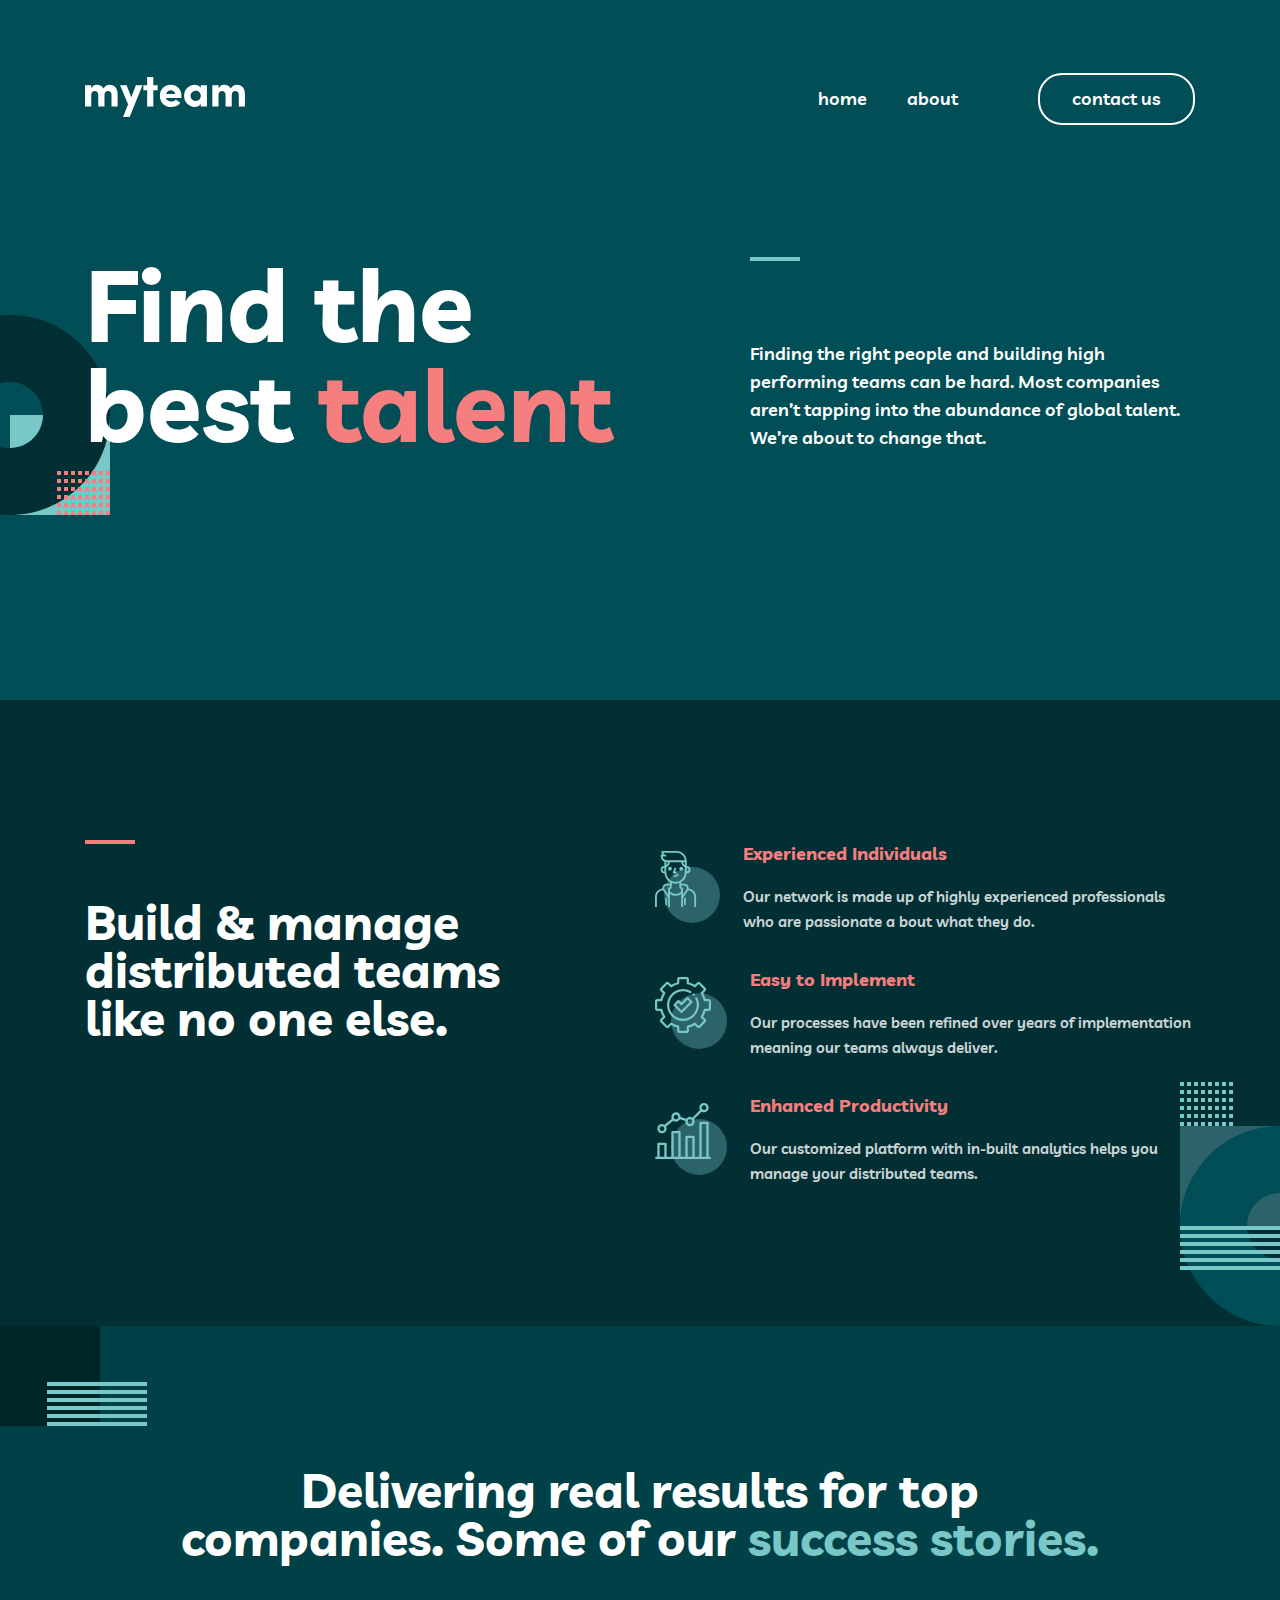
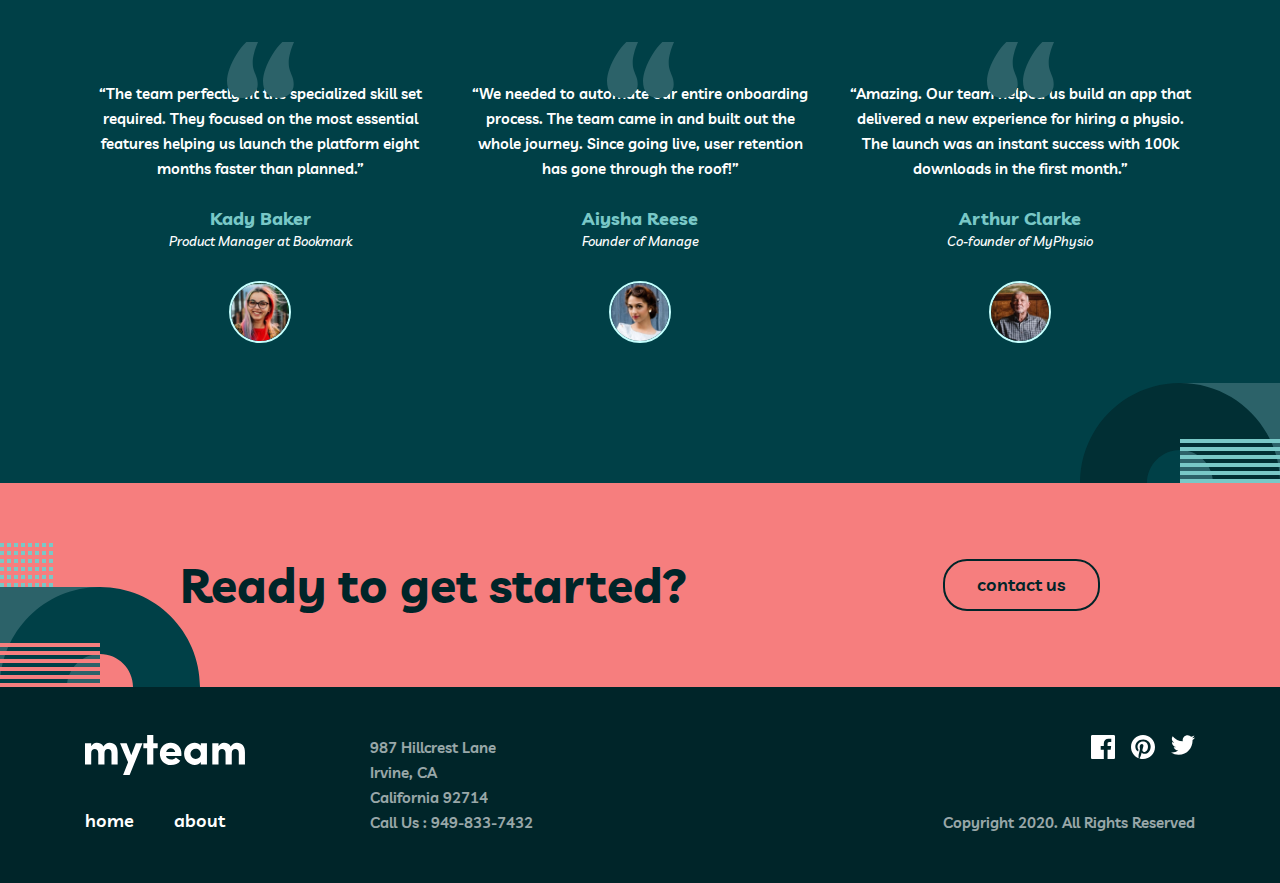
<file: index.html>
<!DOCTYPE html>
<html lang="en">
<head>
    <meta charset="UTF-8">
    <meta name="viewport" content="width=device-width, initial-scale=1.0">
    <title>Myteam</title>
    <!-- link style css file -->
     <link rel="stylesheet" href="./css/style.css">
     <!-- link media css file -->
      <link rel="stylesheet" href="./css/media.css">
</head>
<body>

    <!-- SITE-HEADER-HERO -->
    <div class="site-header-hero">
        <!-- SITE-HEADER -->
        <header class="site-header header">
            <div class="container d-flex">
                <div class="header-nav ">
                    <a href="./index.html" class="site-logo logo">
                        <img src="./assets/logo.svg" alt="Site logo" class="logo-image">
                    </a>

                </div>
                <div class="header-bars">
                    <div class="bar-line"></div>
                    <div class="bar-line"></div>
                    <div class="bar-line"></div>
                </div>
                <div class="header-menu nav">
                    <img src="./assets/icon-close.svg" alt="Close icon" class="close-icon">
                    <ul class="nav-list">
                        <li class="nav-item">
                            <a href="./index.html" class="nav-link">home</a>
                        </li>
                        <li class="nav-item">
                            <a href="./about.html" class="nav-link">about</a>
                        </li>
                    </ul>
                    <a href="./contact.html" class="header-btn btn">contact us</a>
                    <img src="./assets/bg-pattern-about-1-mobile-nav-1.svg" alt="" class="menu-image">
                </div>
               
            </div>
        </header>
        <!-- SITE-HEADER -->
         <!-- SITE-HERO -->
          <div class="site-hero">
            <div class="container position-realtive">
                <div class="site-hero__content">
                    <h1 class="site-title">Find the <br> best <span class="title-active">talent</span></h1>
                    <p class="site-desc">Finding the right people and building high performing teams can be hard. Most companies aren’t tapping into the abundance of global talent. We’re about to change that.</p>
                </div>
                <img src="./assets/bg-pattern-home-2.svg" alt="Hero image" class="site-hero__image">
            </div>
          </div>
         <!-- SITE-HERO -->
    </div>
    <!-- SITE-HEADER-HERO -->
     <!-- SITE-MAIN -->
    <main class="site-main">
        <!-- WHY -->

        <section class="why">
            <div class="container">
                <div class="why-content">
                    <h2 class="why-headline">Build & manage distributed teams like no one else.</h2>
                    <div class="why-body ">
                        <div class="why-item">
                            <img src="./assets/icon-person.svg" alt="Person icon" class="why-icon">
                            <div class="why-desc">
                                <h4 class="why-desc__name">Experienced Individuals</h4>
                                <p class="why-desc__text">Our network is made up of highly experienced professionals who are passionate a       bout what they do.</p>
                            </div>
                        </div>
                        <div class="why-item">
                            <img src="./assets/icon-cog.svg" alt="Cog icon" class="why-icon">
                            <div class="why-desc">
                                <h4 class="why-desc__name">Easy to Implement</h4>
                                <p class="why-desc__text">Our processes have been refined over years of implementation meaning our teams always deliver. </p>
                            </div>
                        </div>
                        <div class="why-item">
                            <img src="./assets/icon-chart.svg" alt="Chart icon" class="why-icon">
                            <div class="why-desc">
                                <h4 class="why-desc__name">Enhanced Productivity</h4>
                                <p class="why-desc__text">Our customized platform with in-built analytics helps you manage your distributed teams. </p>
                            </div>
                        </div>
                    </div>
                </div>
            </div>
            <img src="./assets/bg-pattern-home-3.svg" alt="" class="why-image">
        </section>
        <!-- WHY -->

        <!-- TEAM -->
        <section class="team">
            <img src="./assets/bg-pattern-home-4-about-3.svg" alt="team section top image" class="team-image">
            <div class="container">
                <h2 class="team-headline">Delivering real results for top companies. Some of our <span class="headline-active">success stories.</span></h2>
                <div class="team-content">
                    <div class="team-card">
                        <p class="team-about"> “The team perfectly fit the specialized skill set required. They focused on the most essential features helping us launch the platform eight months faster than planned.”</p>
                        <h4 class="team-user__name">Kady Baker</h4>
                        <i class="team-user__job">Product Manager at Bookmark</i>
                        <div class="team-user__ava">
                            <img src="./assets/avatar-kady.jpg" alt="User image" class="user-image">
                        </div>
                    </div>
                    <div class="team-card">
                        <p class="team-about"> “We needed to automate our entire onboarding process. The team came in and built out the whole journey. Since going live, user retention has gone through the roof!”</p>
                        <h4 class="team-user__name">Aiysha Reese</h4>
                        <i class="team-user__job">Founder of Manage</i>
                        <div class="team-user__ava">
                            <img src="./assets/avatar-aiysha.jpg" alt="User image" class="user-image">
                        </div>
                    </div>
                    <div class="team-card">
                        <p class="team-about"> “Amazing. Our team helped us build an app that delivered a new experience for hiring a physio. The launch was an instant success with 100k downloads in the first month.”</p>
                        <h4 class="team-user__name">Arthur Clarke</h4>
                        <i class="team-user__job">Co-founder of MyPhysio</i>
                        <div class="team-user__ava">
                            <img src="./assets/avatar-arthur.jpg" alt="User image" class="user-image">
                        </div>
                    </div>
                </div>
            </div>
            <img src="./assets/bg-pattern-home-5.svg" alt="team section bottom image" class="team-bottom__image">
        </section>
        <!-- TEAM -->

        <!-- CONTACT US -->
        <section class="contact">
            <div class="contact-content">
                <h2 class="contact-headline">Ready to get started?</h2>
                <a href="./contact.html" class="contact-btn btn">Contact us</a>
            </div>
            <img src="./assets/bg-pattern-home-6-about-5.svg" alt="Contact section bottom image" class="contact-bottom__image">
        </section>
        <!-- CONTACT US -->
    </main>
     <!-- SITE-MAIN -->

     <!-- SITE-FOOTER -->
    <footer class="site-footer">
        <div class="container">
            <div class="footer-info">
                <div class="footer-content">
                    <div class="footer-logo">
                        <a href="./index.html" class="site-logo logo">
                            <img src="./assets/logo.svg" alt="Site logo" class="logo-image">
                        </a>
    
                        <div class="footer-menu footer-nav">
                            <img src="./assets/icon-close.svg" alt="Close icon" class="close-icon">
                            <ul class="nav-list footer-nav__list">
                                <li class="nav-item">
                                    <a href="./index.html" class="nav-link">home</a>
                                </li>
                                <li class="nav-item">
                                    <a href="./about.html" class="nav-link">about</a>
                                </li>
                            </ul>                   
                        </div>
                    </div>
    
                    <ul class="footer-address address">
                        <li class="address-item">987  Hillcrest Lane</li>
                        <li class="address-item">Irvine, CA</li>
                        <li class="address-item">California 92714</li>
                        <li class="address-item">
                            Call Us : <a href="tel:9498337432" class="address-phone">949-833-7432</a>
                        </li>
                    </ul>
                </div>
              
                <div class="footer-social social">
                    <ul class="social-list">
                        <a href="#!" class="social-link">
                            <img src="./assets/icon-facebook.svg" alt="facebook icon" class="social-icon">
                        </a>
                        <a href="#!" class="social-link">
                            <img src="./assets/icon-pinterest.svg" alt="pinterest icon" class="social-icon">
                        </a>
                        <a href="#!" class="social-link">
                            <img src="./assets/icon-twitter.svg" alt="twitter icon" class="social-icon">
                        </a>
                    </ul>
                    <p class="footer-text">Copyright 2020. All Rights Reserved</p>
                </div>
            </div>
        </div>
    </footer>
     <!-- SITE-FOOTER -->
    


    <script src="./js/main.js"></script>
</body>
</html>
</file>
<file: css/style.css>
@import url(./fonts.css);

/* DESIGN SYSTEM */

:root {
    --Midnight-Green: #014E56;
    --Light-Coral: #F67E7E;
    --White: #fff;
    --Rapture-Blue: #79C8C7;
    --Police-Blue: #2C6269;
    --Deep-Jungle-Green: #004047;
    --Sacramento-State-Green: #012F34;
    --Dark-Green: #002529;
    --Livvic: "Livvic";

}

/* GLOBAL STYLE */

* {
    margin: 0;
    padding: 0;
    box-sizing: border-box;
}

a {
    text-decoration: none;
}

ul {
    list-style: none;
}

.container {
    max-width: 1158px;
    width: 100%;
    padding-left: 24px;
    padding-right: 24px;
    margin: auto;
}

/* BTN */

.btn {
    display: inline-block;
    padding: 10px 32px;
    border-radius: 24px;
    background-color: transparent;
    color: var(--White);
    font-family: var(--Livvic);
    font-size: 18px;
    font-weight: 600;
    line-height: 28px;
    text-transform: lowercase;
    border: 2px solid var(--White);
    transition: .4s;


}
.btn:hover {
    background-color: var(--White);
    color: var(--Dark-Green);
}
.btn:active {
    opacity: .25;
    background-color: transparent;
    color: var(--White);
}


body {
    background-color: var(--Midnight-Green);
    font-family: var(--Livvic);
 
}

.site-header-hero {
    height: 700px;
    overflow-x: hidden !important;
}
/* HEADER */

.header {
    padding-top: 73px;
    overflow-x: hidden;
}
.d-flex {
    display: flex;
    align-items: center;
    justify-content: space-between;
}
.nav {
    display: flex;
    column-gap: 80px;
    align-items: center;
    transition: .5s;
}
.nav-list {
    display: flex;
    column-gap: 40px;

}
.nav-link {
    color: var(--White);
    font-size: 18px;
    font-weight: 600;
    line-height: 28px;
}

.close-icon {
    display: none;
}
.menu-image {
    display: none;
}

/* SITE-HERO */


.site-hero__content {
    display: flex;
    justify-content: space-between;
    align-items: center;
    padding-top: 129px;
}

.site-title {
    font-size: 100px;
    font-weight: 700;
    line-height: 100px;
    color: var(--White);
   
}
.title-active {
    color: var(--Light-Coral);
}
.site-desc {
    max-width: 445px;
    width: 100%;
    color: var(--White);
    font-size: 18px;
    font-weight: 600;
    line-height: 28px;
    display: flex;
    flex-direction: column;
    row-gap: 79px;

}

.site-desc::before{
    content: "";
    display: block;
    width: 50px;
    height: 4px;
    background-color: var(--Rapture-Blue);
}
.position-realtive {
    position: relative;
    height: 85vh;
}
.site-hero::before{
    content: url(../assets/bg-pattern-home-1.svg);
    position: absolute;
    top: 35%;
    left: -7%;
   
}

.site-hero__image {
    position: absolute;
    right: 0;
    bottom: 35px;
}

/* SITE-HERO */

/* WHY */

.why {
    background-color: var(--Sacramento-State-Green);
    position: relative;
    overflow: hidden;
    
}
.why-image {
    position: absolute;
    right: -100px;
    bottom: 0;
}
.why-content {
    display: flex;
    justify-content: space-between;
    padding-top: 140px;
    padding-bottom: 140px;
}
.why-headline {
    color: var(--White);
    max-width: 445px;
    width: 100%;
    font-size: 48px;
    font-weight: 700;
    line-height: 48px;
    display: flex;
    row-gap: 54px;
    flex-direction: column;
}
.why-headline::before{
    content: "";
    display: block;
    width: 50px;
    height: 4px;
    background-color: var(--Light-Coral);
}

.why-body {
    display: flex;
    flex-direction: column;
    row-gap: 32px;

}
.why-item {
    display: flex;
    column-gap: 23px;
   
}
.why-icon {
    object-fit: contain;
}

.why-desc {
    display: flex;
    flex-direction: column;
    row-gap: 16px;
}
.why-desc__name {
    color: var(--Light-Coral);
    font-size: 18px;
    font-weight: 700;
    line-height: 28px;
}
.why-desc__text {
    max-width: 445px;
    width: 100%;
    font-size: 15px;
    font-weight: 600;
    line-height: 25px;
    color: var(--White);
    opacity: .8;
}
/* WHY */

/* TEAM */
.team {
    padding-top: 140px;
    padding-bottom: 140px;
    position: relative;
    background-color: var(--Deep-Jungle-Green);
}
.team-image {
    position: absolute;
    top: 0;
    left: 0;
}

.team-headline {
    color: var(--White);
    font-size: 48px;
    font-weight: 700;
    line-height: 48px;
    text-align: center;
    max-width: 932px;
    width: 100%;
    margin: 0 auto 56px;
}
.headline-active {
    color: var(--Rapture-Blue);
}
.team-content {
    display: flex;
    column-gap: 30px;
}
.team-card {
    max-width: 350px;
    width: 100%;
}
.team-about {
    text-align: center;
    font-size: 15px;
    font-weight: 600;
    line-height: 25px;
    color: var(--White);
    z-index: 22;

}
.team-about::before{
    content: url(../assets/icon-quotes.svg);
    display: block;
    transform: translateY(24px);
    z-index: -10;
}

.team-user__name {
    color: var(--Rapture-Blue);
    font-size: 18px;
    font-weight: 700;
    text-align: center;
    line-height: 28px;
    margin-top: 24px;
}

.team-user__job {
    display: block;
    margin: auto;
    text-align: center;
    font-size: 13px;
    font-weight: 500;
    color: var(--White);
}

.team-user__ava {
    width: 62px;
    height: 62px;
    border-radius: 50%;
    overflow: hidden;
    border: 2px solid #C4FFFE;
    margin: 32px auto 0;
}
.user-image {
    width: 100%;
    height: 100%;
    object-fit: cover;
}
.team-bottom__image {
    position: absolute;
    right: 0;
    bottom: 0;
}
/* TEAM */

/* CONTACT */
.contact {
    background-color: var(--Light-Coral);
    padding-top: 76px;
    padding-bottom: 76px;
    position: relative;
    overflow: hidden;
}
.contact-btn {
    border-color: var(--Dark-Green);
    color: var(--Dark-Green);
}
.contact-content {
    display: flex;
    justify-content: space-between;
    align-items: center;
    max-width: 920px;
    width: 100%;
    margin: auto;
}
.contact-headline {
    color: var(--Dark-Green);
    font-size: 48px;
    font-weight: 700;
    line-height: 48px;
}
.contact-bottom__image {
    position: absolute;
    left: 0;
    bottom: 0;
}
/* CONTACT */

/* FOOTER */

.site-footer {
    padding-top: 48px;
    padding-bottom: 48px;
    background-color: var(--Dark-Green);
}
.footer-info {
    display: flex;
    justify-content: space-between;
}

.address-item {
    color: var(--White);
    font-size: 15px;
    font-weight: 600;
    line-height: 25px;
    opacity: 0.6;
}
.address-phone {
    color: var(--White);
    font-size: 15px;
    font-weight: 600;
    line-height: 25px;
}

.social {
    display: flex;
    flex-direction: column;
    align-items: flex-end;
    justify-content: space-between;
}
.social-list {
    display: flex;
    column-gap: 16px;
}
.footer-text {
    color: var(--White);
    font-size: 15px;
    font-weight: 600;
    line-height: 25px;
    opacity: 0.6;
}
.footer-logo {
    display: flex;
    flex-direction: column;
    justify-content: space-between;
}
.footer-content {
    display: flex;
    column-gap: 125px;
}
.footer-nav__list{
    display: flex;
}
/* FOOTER */
</file>
<file: css/media.css>
:root {
    --Midnight-Green: #014E56;
    --Light-Coral: #F67E7E;
    --White: #fff;
    --Rapture-Blue: #79C8C7;
    --Police-Blue: #2C6269;
    --Deep-Jungle-Green: #004047;
    --Sacramento-State-Green: #012F34;
    --Dark-Green: #002529;
    --Livvic: "Livvic";

}
@media only screen and (max-width: 768px){
    .header {
        padding-top: 64px;
    }
    .container {
        padding-left: 40px;
        padding-right: 40px;
    }
    .site-hero__content {
        flex-direction: column;
        text-align: center;
        row-gap: 24px;
    }
    .site-desc::before{
        display: none;
    }
    .site-hero::before {
        display: none;
    }
    .site-title  {
        font-size: 64px;
        line-height: 56px
    }
    .site-desc {
        font-size: 15px;
        max-width: 457px;
        
    }
    .site-hero__image {
        right: 25%;
        
    }

    /* why */
    .why-content {
        flex-direction: column;
        row-gap: 64px;
        padding-top: 100px;
        padding-bottom: 100px;
    }
    .why-headline {
        font-size: 32px;
        line-height: 32px; 
    }
    .why-image {
        top: 0;
    }
    .why-desc__text {
        max-width: 478px;
        width: 100%;
    }
    /* why */

    /* team */
    .team {
        padding-top: 100px;
        padding-bottom: 100px;
    }
    .team-headline {
        font-size: 32px;
        line-height: 32px;
        max-width: 573px;
        width: 100%;
    }
    .team-content {
        flex-direction: column;
        align-items: center;
        row-gap: 48px;
    }
    .team-card {
        max-width: 573px;
    }
    /* team */

    /* contact */
    .contact-content {
        max-width: 570px;
        width: 100%;
    }
    .contact-headline {
        font-size: 32px;
        line-height: 32px;
    }
    .contact-bottom__image {
        bottom: -20px;
    }
    /* contact */

    /* footer */
    .site-footer {
        padding-top: 56px;
        padding-bottom: 56px;
    }
    .footer-info {
        flex-direction: column;
        row-gap: 32px;
    }
    .social {
        flex-direction: row;
        align-items: center;
    }
    .footer-content {
        justify-content: space-between;
    }
    .address {
        text-align: end;
    }
    /* footer */
} 

@media only screen and (max-width: 576px){
    .site-header-hero {
        overflow-x: hidden;
    }
    .header {
        padding-top: 56px;
        overflow-x: hidden;
    }
    .container {
        padding-left: 24px;
        padding-right: 24px;
    }
    .logo {
        max-width: 128px;
        width: 100%;
        height: 32px;
    }
    .nav {
        position: absolute;
        right: -255px;
        top: 0;
        width: 255px;
        height: 100vh;
        background-color: var(--Police-Blue);
        z-index: 100;
        flex-direction: column;
        align-items: flex-start;
        padding-left: 48px;
        row-gap: 36px;
        padding-top: 112px;
        overflow: hidden;
    }
    .nav-list {
        flex-direction: column;
        row-gap: 24px;
    }
    .header-bars {
        width: 20px;
       display: flex;
       flex-direction: column;
       row-gap: 4px;
    }
    .bar-line {
        width: 100%;
        height: 3px;
        background-color: var(--White);
    }
    .close-icon {
        position: absolute;
        top: 56px;
        right: 25px;
        display: block;
    }
    .menu-image {
        position: absolute;
        right: -100px;
        bottom: 0;
    }
    .menu-image {
        display: block;
    }

    /* why */
    .why-content {
        padding-top: 64px;
        padding-bottom: 64px;
    }
    .why-headline {
        max-width: 240px;
        width: 100%;
    }
    .why-item {
        flex-direction: column;
        row-gap: 16px;
        align-items: center;
    }
    .why-icon {
        width: 72px;
        height: 72px;

    }
    .why-desc {
        row-gap: 8px;
    }
    .why-desc__name {
        text-align: center;
    }
    .why-desc__text {
      text-align: center;
      font: 15px;
      max-width: 327px;
      width: 100%;
    }
    /* why */

    /* team */
    .team {
        padding-top: 140px;
        padding-bottom: 140px;
    }
    /* team */

    /* contact */
    .contact-content {
        flex-direction: column;
        row-gap: 24px;
    }
    .contact-headline {
        max-width: 327px;
        width: 100%;
        text-align: center;
    }
    .contact-bottom__image {
        bottom: -25px;
    }
    /* contact */
   
    /* footer */
    .footer-content {
        flex-direction: column;
        align-items: center;
        row-gap: 24px;
    }
    .address {
        text-align: center;
    }
    .social {
        flex-direction: column;
        row-gap: 16px;
    }
    .footer-logo {
        display: flex;
        flex-direction: column;
        row-gap: 24px;
    }
    .footer-nav__list {
       flex-direction: row;
    }
    /* footer */
}
</file>
